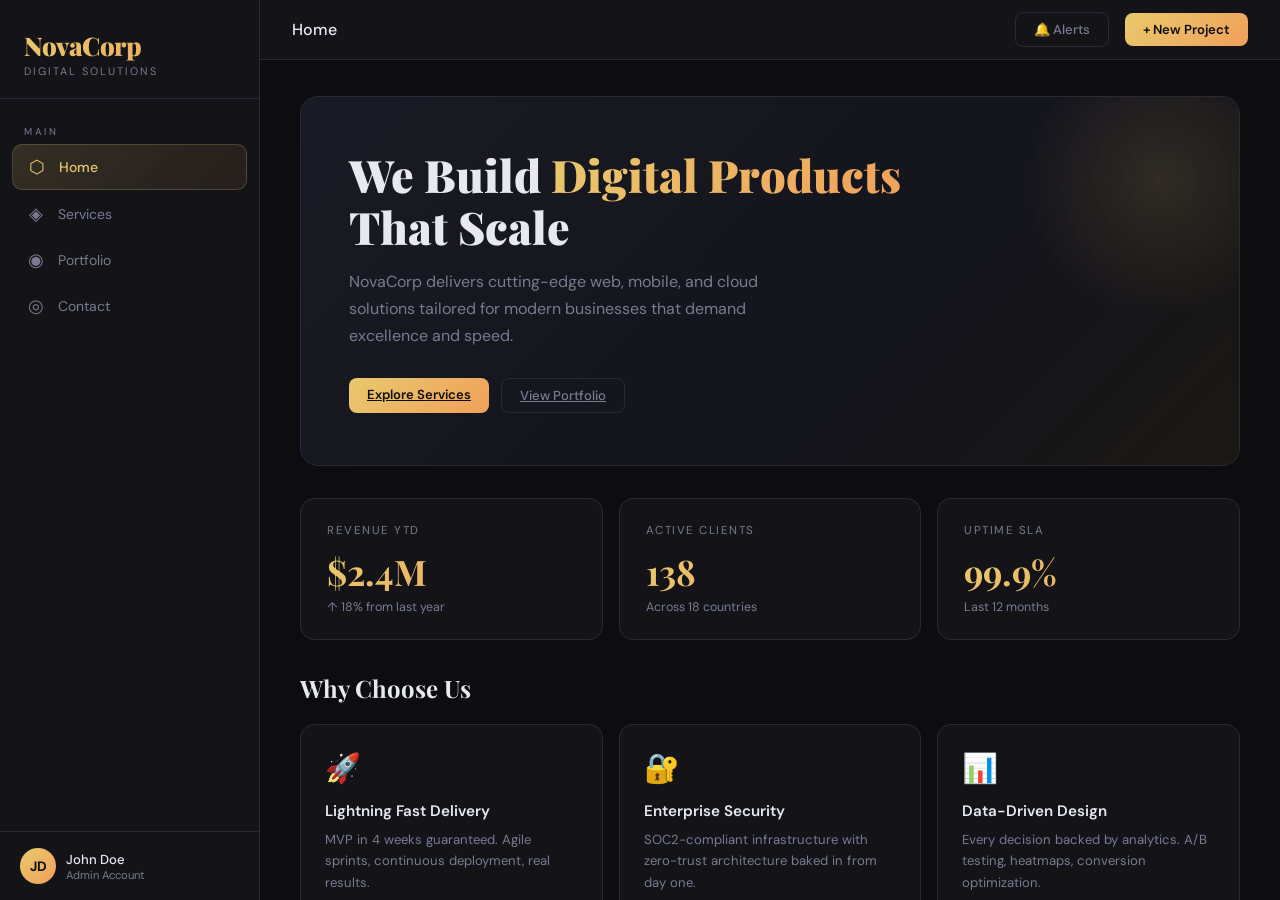
<file: index.html>
<!DOCTYPE html>
<html lang="en">
<head>
  <meta charset="UTF-8"/>
  <meta name="viewport" content="width=device-width, initial-scale=1.0"/>
  <title>NovaCorp — Home</title>
  <link rel="stylesheet" href="css/styles.css"/>
  <link rel="stylesheet" href="css/pages.css"/>
</head>
<body>

  <!-- ═══════════════════════════════════════════
       SIDEBAR  (copy this block to every page —
       only the active class changes per page)
       ═══════════════════════════════════════════ -->
  <aside class="sidebar">
    <div class="sidebar-logo">
      <div class="wordmark">NovaCorp</div>
      <div class="tagline">Digital Solutions</div>
    </div>

    <nav class="sidebar-nav">
      <div class="nav-label">Main</div>
      <a class="nav-item" href="index.html">
        <span class="nav-icon">⬡</span> Home
      </a>
      <a class="nav-item" href="pages/services.html">
        <span class="nav-icon">◈</span> Services
      </a>
      <a class="nav-item" href="pages/portfolio.html">
        <span class="nav-icon">◉</span> Portfolio
      </a>
      <a class="nav-item" href="pages/contact.html">
        <span class="nav-icon">◎</span> Contact
      </a>

    </nav>

    <div class="sidebar-footer">
      <div class="user-card">
        <div class="avatar">JD</div>
        <div class="user-info">
          <div class="name">John Doe</div>
          <div class="role">Admin Account</div>
        </div>
      </div>
    </div>
  </aside>
  <!-- ═══════════════════════════════════════════ -->

  <div class="main">
    <div class="topbar">
      <div class="topbar-title">Home</div>
      <div class="topbar-right">
        <button class="btn btn-ghost">🔔 Alerts</button>
        <button class="btn btn-accent">+ New Project</button>
      </div>
    </div>

    <div class="content">

      <!-- HERO -->
      <div class="hero-banner">
        <h1>We Build <span>Digital Products</span> That Scale</h1>
        <p>NovaCorp delivers cutting-edge web, mobile, and cloud solutions tailored for modern businesses that demand excellence and speed.</p>
        <div class="hero-actions">
          <a href="pages/services.html" class="btn btn-accent">Explore Services</a>
          <a href="pages/portfolio.html" class="btn btn-ghost">View Portfolio</a>
        </div>
      </div>

      <!-- STATS -->
      <div class="stats-row">
        <div class="stat-card">
          <div class="label">Revenue YTD</div>
          <div class="value">$2.4M</div>
          <div class="sub">↑ 18% from last year</div>
        </div>
        <div class="stat-card">
          <div class="label">Active Clients</div>
          <div class="value">138</div>
          <div class="sub">Across 18 countries</div>
        </div>
        <div class="stat-card">
          <div class="label">Uptime SLA</div>
          <div class="value">99.9%</div>
          <div class="sub">Last 12 months</div>
        </div>
      </div>

      <!-- FEATURES -->
      <div class="section-title">Why Choose Us</div>
      <div class="features-grid">
        <div class="feature-card">
          <div class="icon">🚀</div>
          <h3>Lightning Fast Delivery</h3>
          <p>MVP in 4 weeks guaranteed. Agile sprints, continuous deployment, real results.</p>
        </div>
        <div class="feature-card">
          <div class="icon">🔐</div>
          <h3>Enterprise Security</h3>
          <p>SOC2-compliant infrastructure with zero-trust architecture baked in from day one.</p>
        </div>
        <div class="feature-card">
          <div class="icon">📊</div>
          <h3>Data-Driven Design</h3>
          <p>Every decision backed by analytics. A/B testing, heatmaps, conversion optimization.</p>
        </div>
        <div class="feature-card">
          <div class="icon">🤝</div>
          <h3>Dedicated Support</h3>
          <p>24/7 expert support with a dedicated account manager for every client.</p>
        </div>
      </div>

    </div><!-- /content -->
  </div><!-- /main -->

  <script src="js/main.js"></script>
</body>
</html>
</file>
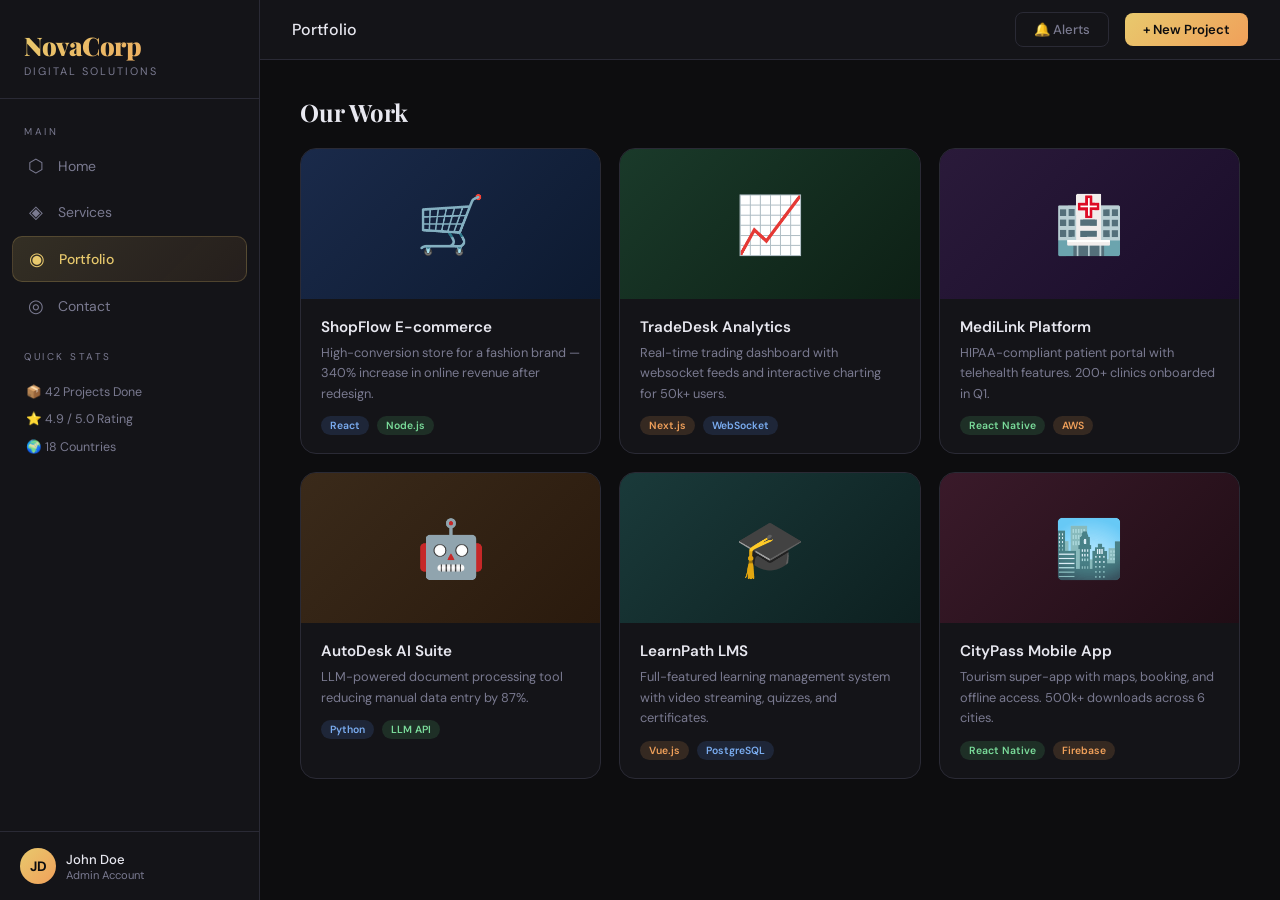
<file: pages/portfolio.html>
<!DOCTYPE html>
<html lang="en">
<head>
  <meta charset="UTF-8"/>
  <meta name="viewport" content="width=device-width, initial-scale=1.0"/>
  <title>NovaCorp — Portfolio</title>
  <link rel="stylesheet" href="../css/styles.css"/>
  <link rel="stylesheet" href="../css/pages.css"/>
</head>
<body>

  <aside class="sidebar">
    <div class="sidebar-logo">
      <div class="wordmark">NovaCorp</div>
      <div class="tagline">Digital Solutions</div>
    </div>

    <nav class="sidebar-nav">
      <div class="nav-label">Main</div>
      <a class="nav-item" href="../index.html">
        <span class="nav-icon">⬡</span> Home
      </a>
      <a class="nav-item" href="services.html">
        <span class="nav-icon">◈</span> Services
      </a>
      <a class="nav-item" href="portfolio.html">
        <span class="nav-icon">◉</span> Portfolio
      </a>
      <a class="nav-item" href="contact.html">
        <span class="nav-icon">◎</span> Contact
      </a>

      <div class="nav-label" style="margin-top:12px">Quick Stats</div>
      <div class="quick-stats">
        <div>📦 42 Projects Done</div>
        <div>⭐ 4.9 / 5.0 Rating</div>
        <div>🌍 18 Countries</div>
      </div>
    </nav>

    <div class="sidebar-footer">
      <div class="user-card">
        <div class="avatar">JD</div>
        <div class="user-info">
          <div class="name">John Doe</div>
          <div class="role">Admin Account</div>
        </div>
      </div>
    </div>
  </aside>

  <div class="main">
    <div class="topbar">
      <div class="topbar-title">Portfolio</div>
      <div class="topbar-right">
        <button class="btn btn-ghost">🔔 Alerts</button>
        <button class="btn btn-accent">+ New Project</button>
      </div>
    </div>

    <div class="content">
      <div class="section-title">Our Work</div>

      <div class="portfolio-grid">
        <div class="portfolio-card">
          <div class="portfolio-thumb" style="background:linear-gradient(135deg,#1a2a4a,#0d1a30)">🛒</div>
          <div class="portfolio-info">
            <h3>ShopFlow E-commerce</h3>
            <p>High-conversion store for a fashion brand — 340% increase in online revenue after redesign.</p>
            <span class="pill pill-blue">React</span>
            <span class="pill pill-green">Node.js</span>
          </div>
        </div>
        <div class="portfolio-card">
          <div class="portfolio-thumb" style="background:linear-gradient(135deg,#1a3a2a,#0d2015)">📈</div>
          <div class="portfolio-info">
            <h3>TradeDesk Analytics</h3>
            <p>Real-time trading dashboard with websocket feeds and interactive charting for 50k+ users.</p>
            <span class="pill pill-orange">Next.js</span>
            <span class="pill pill-blue">WebSocket</span>
          </div>
        </div>
        <div class="portfolio-card">
          <div class="portfolio-thumb" style="background:linear-gradient(135deg,#2a1a3a,#1a0d2a)">🏥</div>
          <div class="portfolio-info">
            <h3>MediLink Platform</h3>
            <p>HIPAA-compliant patient portal with telehealth features. 200+ clinics onboarded in Q1.</p>
            <span class="pill pill-green">React Native</span>
            <span class="pill pill-orange">AWS</span>
          </div>
        </div>
        <div class="portfolio-card">
          <div class="portfolio-thumb" style="background:linear-gradient(135deg,#3a2a1a,#2a1a0d)">🤖</div>
          <div class="portfolio-info">
            <h3>AutoDesk AI Suite</h3>
            <p>LLM-powered document processing tool reducing manual data entry by 87%.</p>
            <span class="pill pill-blue">Python</span>
            <span class="pill pill-green">LLM API</span>
          </div>
        </div>
        <div class="portfolio-card">
          <div class="portfolio-thumb" style="background:linear-gradient(135deg,#1a3a3a,#0d2020)">🎓</div>
          <div class="portfolio-info">
            <h3>LearnPath LMS</h3>
            <p>Full-featured learning management system with video streaming, quizzes, and certificates.</p>
            <span class="pill pill-orange">Vue.js</span>
            <span class="pill pill-blue">PostgreSQL</span>
          </div>
        </div>
        <div class="portfolio-card">
          <div class="portfolio-thumb" style="background:linear-gradient(135deg,#3a1a2a,#200d15)">🏙️</div>
          <div class="portfolio-info">
            <h3>CityPass Mobile App</h3>
            <p>Tourism super-app with maps, booking, and offline access. 500k+ downloads across 6 cities.</p>
            <span class="pill pill-green">React Native</span>
            <span class="pill pill-orange">Firebase</span>
          </div>
        </div>
      </div>
    </div>
  </div>

  <script src="../js/main.js"></script>
</body>
</html>
</file>
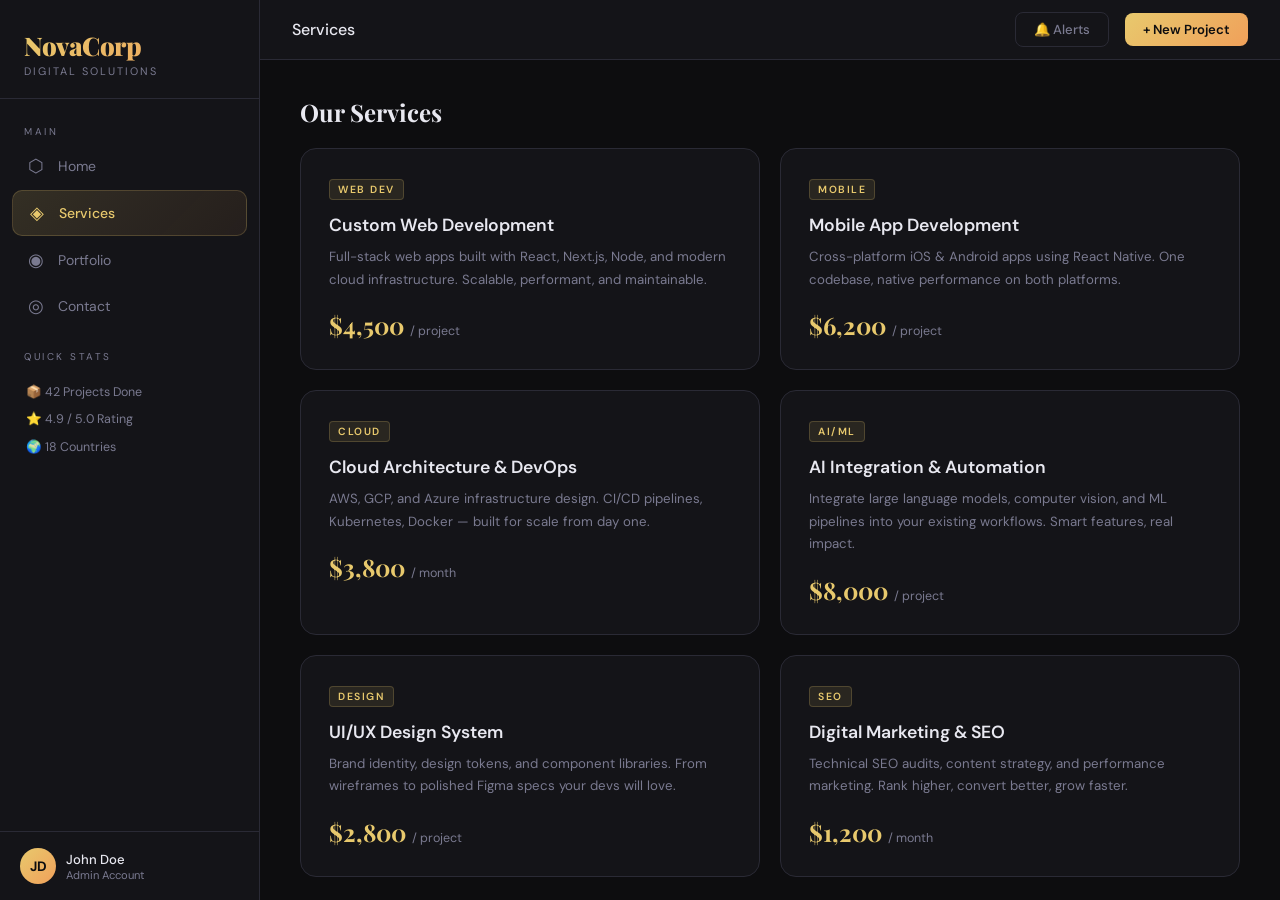
<file: pages/services.html>
<!DOCTYPE html>
<html lang="en">
<head>
  <meta charset="UTF-8"/>
  <meta name="viewport" content="width=device-width, initial-scale=1.0"/>
  <title>NovaCorp — Services</title>
  <!-- Note: one level deeper, so paths go up with ../ -->
  <link rel="stylesheet" href="../css/styles.css"/>
  <link rel="stylesheet" href="../css/pages.css"/>
</head>
<body>

  <aside class="sidebar">
    <div class="sidebar-logo">
      <div class="wordmark">NovaCorp</div>
      <div class="tagline">Digital Solutions</div>
    </div>

    <nav class="sidebar-nav">
      <div class="nav-label">Main</div>
      <a class="nav-item" href="../index.html">
        <span class="nav-icon">⬡</span> Home
      </a>
      <a class="nav-item" href="services.html">
        <span class="nav-icon">◈</span> Services
      </a>
      <a class="nav-item" href="portfolio.html">
        <span class="nav-icon">◉</span> Portfolio
      </a>
      <a class="nav-item" href="contact.html">
        <span class="nav-icon">◎</span> Contact
      </a>

      <div class="nav-label" style="margin-top:12px">Quick Stats</div>
      <div class="quick-stats">
        <div>📦 42 Projects Done</div>
        <div>⭐ 4.9 / 5.0 Rating</div>
        <div>🌍 18 Countries</div>
      </div>
    </nav>

    <div class="sidebar-footer">
      <div class="user-card">
        <div class="avatar">JD</div>
        <div class="user-info">
          <div class="name">John Doe</div>
          <div class="role">Admin Account</div>
        </div>
      </div>
    </div>
  </aside>

  <div class="main">
    <div class="topbar">
      <div class="topbar-title">Services</div>
      <div class="topbar-right">
        <button class="btn btn-ghost">🔔 Alerts</button>
        <button class="btn btn-accent">+ New Project</button>
      </div>
    </div>

    <div class="content">
      <div class="section-title">Our Services</div>

      <div class="services-grid">
        <div class="service-card">
          <div class="service-tag">Web Dev</div>
          <h3>Custom Web Development</h3>
          <p>Full-stack web apps built with React, Next.js, Node, and modern cloud infrastructure. Scalable, performant, and maintainable.</p>
          <div class="price-tag">$4,500 <span>/ project</span></div>
        </div>
        <div class="service-card">
          <div class="service-tag">Mobile</div>
          <h3>Mobile App Development</h3>
          <p>Cross-platform iOS &amp; Android apps using React Native. One codebase, native performance on both platforms.</p>
          <div class="price-tag">$6,200 <span>/ project</span></div>
        </div>
        <div class="service-card">
          <div class="service-tag">Cloud</div>
          <h3>Cloud Architecture &amp; DevOps</h3>
          <p>AWS, GCP, and Azure infrastructure design. CI/CD pipelines, Kubernetes, Docker — built for scale from day one.</p>
          <div class="price-tag">$3,800 <span>/ month</span></div>
        </div>
        <div class="service-card">
          <div class="service-tag">AI/ML</div>
          <h3>AI Integration &amp; Automation</h3>
          <p>Integrate large language models, computer vision, and ML pipelines into your existing workflows. Smart features, real impact.</p>
          <div class="price-tag">$8,000 <span>/ project</span></div>
        </div>
        <div class="service-card">
          <div class="service-tag">Design</div>
          <h3>UI/UX Design System</h3>
          <p>Brand identity, design tokens, and component libraries. From wireframes to polished Figma specs your devs will love.</p>
          <div class="price-tag">$2,800 <span>/ project</span></div>
        </div>
        <div class="service-card">
          <div class="service-tag">SEO</div>
          <h3>Digital Marketing &amp; SEO</h3>
          <p>Technical SEO audits, content strategy, and performance marketing. Rank higher, convert better, grow faster.</p>
          <div class="price-tag">$1,200 <span>/ month</span></div>
        </div>
      </div>
    </div>
  </div>

  <script src="../js/main.js"></script>
</body>
</html>
</file>
<file: css/styles.css>
/* ============================================================
   NovaCorp — styles.css  (shared across all pages)
   ============================================================ */

@import url('https://fonts.googleapis.com/css2?family=Playfair+Display:wght@700;900&family=DM+Sans:wght@300;400;500;600&display=swap');

*, *::before, *::after { box-sizing: border-box; margin: 0; padding: 0; }

:root {
  --bg:       #0d0d0f;
  --surface:  #141418;
  --surface2: #1c1c22;
  --border:   #2a2a35;
  --accent:   #e8c96d;
  --accent2:  #f0a05a;
  --text:     #e8e8f0;
  --muted:    #7a7a90;
  --sidebar-w: 260px;
}

body {
  font-family: 'DM Sans', sans-serif;
  background: var(--bg);
  color: var(--text);
  display: flex;
  height: 100vh;
  overflow: hidden;
}

/* ── SIDEBAR ────────────────────────────────── */
.sidebar {
  width: var(--sidebar-w);
  background: var(--surface);
  border-right: 1px solid var(--border);
  display: flex;
  flex-direction: column;
  flex-shrink: 0;
  z-index: 10;
}

.sidebar-logo {
  padding: 28px 24px 20px;
  border-bottom: 1px solid var(--border);
}

.sidebar-logo .wordmark {
  font-family: 'Playfair Display', serif;
  font-size: 1.6rem;
  font-weight: 900;
  background: linear-gradient(135deg, var(--accent), var(--accent2));
  -webkit-background-clip: text;
  -webkit-text-fill-color: transparent;
  background-clip: text;
  letter-spacing: -0.5px;
}

.sidebar-logo .tagline {
  font-size: 0.68rem;
  color: var(--muted);
  letter-spacing: 2px;
  text-transform: uppercase;
  margin-top: 2px;
}

.sidebar-nav {
  flex: 1;
  padding: 16px 12px;
  overflow-y: auto;
}

.nav-label {
  font-size: 0.62rem;
  letter-spacing: 2.5px;
  text-transform: uppercase;
  color: var(--muted);
  padding: 10px 12px 6px;
}

.nav-item {
  display: flex;
  align-items: center;
  gap: 12px;
  padding: 11px 14px;
  border-radius: 10px;
  cursor: pointer;
  font-size: 0.875rem;
  font-weight: 400;
  color: var(--muted);
  text-decoration: none;
  transition: background 0.2s, color 0.2s;
  margin-bottom: 2px;
}

.nav-item:hover { background: var(--surface2); color: var(--text); }

.nav-item.active {
  background: linear-gradient(135deg, rgba(232,201,109,0.15), rgba(240,160,90,0.08));
  color: var(--accent);
  font-weight: 500;
  border: 1px solid rgba(232,201,109,0.2);
}

.nav-icon { font-size: 1.1rem; width: 20px; text-align: center; }

.quick-stats {
  padding: 10px 14px;
  font-size: 0.78rem;
  color: var(--muted);
  line-height: 2.2;
}

.sidebar-footer {
  padding: 16px 20px;
  border-top: 1px solid var(--border);
}

.user-card { display: flex; align-items: center; gap: 10px; }

.avatar {
  width: 36px; height: 36px;
  border-radius: 50%;
  background: linear-gradient(135deg, var(--accent), var(--accent2));
  display: flex; align-items: center; justify-content: center;
  font-weight: 700; font-size: 0.85rem; color: #0d0d0f;
  flex-shrink: 0;
}

.user-info .name { font-size: 0.82rem; font-weight: 500; }
.user-info .role { font-size: 0.7rem;  color: var(--muted); }

/* ── MAIN LAYOUT ─────────────────────────────── */
.main { flex: 1; display: flex; flex-direction: column; overflow: hidden; }

.topbar {
  height: 60px;
  background: var(--surface);
  border-bottom: 1px solid var(--border);
  display: flex;
  align-items: center;
  justify-content: space-between;
  padding: 0 32px;
  flex-shrink: 0;
}

.topbar-title { font-size: 1rem; font-weight: 500; }
.topbar-right  { display: flex; align-items: center; gap: 16px; }

.content { flex: 1; overflow-y: auto; padding: 36px 40px; }

/* ── BUTTONS ─────────────────────────────────── */
.btn {
  padding: 8px 18px;
  border-radius: 8px;
  font-family: 'DM Sans', sans-serif;
  font-size: 0.82rem;
  font-weight: 500;
  cursor: pointer;
  border: none;
  transition: all 0.2s;
}

.btn-ghost {
  background: transparent;
  color: var(--muted);
  border: 1px solid var(--border);
}
.btn-ghost:hover { color: var(--text); border-color: var(--text); }

.btn-accent {
  background: linear-gradient(135deg, var(--accent), var(--accent2));
  color: #0d0d0f;
  font-weight: 600;
}
.btn-accent:hover { opacity: 0.88; transform: translateY(-1px); }

/* ── SHARED TYPOGRAPHY ───────────────────────── */
.section-title {
  font-family: 'Playfair Display', serif;
  font-size: 1.5rem;
  font-weight: 700;
  margin-bottom: 20px;
}

.pill {
  display: inline-block;
  font-size: 0.65rem;
  font-weight: 600;
  padding: 3px 9px;
  border-radius: 20px;
  margin-top: 12px;
  margin-right: 4px;
}
.pill-blue   { background: rgba(90,140,240,0.15); color: #7aacf0; }
.pill-green  { background: rgba(90,200,120,0.15); color: #7adb9a; }
.pill-orange { background: rgba(240,160,90,0.15);  color: var(--accent2); }

/* ── PAGE ENTRY ANIMATION ────────────────────── */
.content { animation: fadeIn 0.35s ease; }
@keyframes fadeIn {
  from { opacity: 0; transform: translateY(10px); }
  to   { opacity: 1; transform: translateY(0); }
}
</file>
<file: css/pages.css>
/* ============================================================
   NovaCorp — pages.css  (styles specific to each page)
   ============================================================ */

/* ── HOME ────────────────────────────────────── */
.hero-banner {
  background: linear-gradient(135deg, #1a1a24 0%, #14141c 60%, rgba(232,201,109,0.06) 100%);
  border: 1px solid var(--border);
  border-radius: 18px;
  padding: 52px 48px;
  position: relative;
  overflow: hidden;
  margin-bottom: 32px;
}

.hero-banner::before {
  content: '';
  position: absolute;
  top: -60px; right: -60px;
  width: 280px; height: 280px;
  background: radial-gradient(circle, rgba(232,201,109,0.12) 0%, transparent 70%);
  border-radius: 50%;
}

.hero-banner h1 {
  font-family: 'Playfair Display', serif;
  font-size: 2.8rem;
  font-weight: 900;
  line-height: 1.15;
  max-width: 560px;
  margin-bottom: 16px;
}

.hero-banner h1 span {
  background: linear-gradient(135deg, var(--accent), var(--accent2));
  -webkit-background-clip: text;
  -webkit-text-fill-color: transparent;
  background-clip: text;
}

.hero-banner p {
  color: var(--muted);
  font-size: 1rem;
  max-width: 460px;
  line-height: 1.7;
  margin-bottom: 28px;
}

.hero-actions { display: flex; gap: 12px; flex-wrap: wrap; }

.stats-row {
  display: grid;
  grid-template-columns: repeat(3, 1fr);
  gap: 16px;
  margin-bottom: 32px;
}

.stat-card {
  background: var(--surface);
  border: 1px solid var(--border);
  border-radius: 14px;
  padding: 24px 26px;
  transition: border-color 0.2s, transform 0.2s;
}
.stat-card:hover { border-color: rgba(232,201,109,0.35); transform: translateY(-2px); }

.stat-card .label {
  font-size: 0.72rem;
  letter-spacing: 1.5px;
  text-transform: uppercase;
  color: var(--muted);
  margin-bottom: 10px;
}

.stat-card .value {
  font-family: 'Playfair Display', serif;
  font-size: 2.2rem;
  font-weight: 700;
  background: linear-gradient(135deg, var(--accent), var(--accent2));
  -webkit-background-clip: text;
  -webkit-text-fill-color: transparent;
  background-clip: text;
}

.stat-card .sub { font-size: 0.78rem; color: var(--muted); margin-top: 4px; }

.features-grid {
  display: grid;
  grid-template-columns: repeat(auto-fill, minmax(230px, 1fr));
  gap: 16px;
}

.feature-card {
  background: var(--surface);
  border: 1px solid var(--border);
  border-radius: 14px;
  padding: 24px;
  transition: all 0.25s;
}
.feature-card:hover { border-color: rgba(232,201,109,0.3); background: var(--surface2); transform: translateY(-3px); }
.feature-card .icon { font-size: 1.8rem; margin-bottom: 14px; }
.feature-card h3    { font-size: 0.95rem; font-weight: 600; margin-bottom: 8px; }
.feature-card p     { font-size: 0.82rem; color: var(--muted); line-height: 1.65; }

/* ── SERVICES ────────────────────────────────── */
.services-grid {
  display: grid;
  grid-template-columns: 1fr 1fr;
  gap: 20px;
}

.service-card {
  background: var(--surface);
  border: 1px solid var(--border);
  border-radius: 16px;
  padding: 28px;
  transition: all 0.25s;
}
.service-card:hover { border-color: rgba(232,201,109,0.3); transform: translateY(-3px); }

.service-tag {
  display: inline-block;
  font-size: 0.65rem;
  font-weight: 600;
  letter-spacing: 1.5px;
  text-transform: uppercase;
  color: var(--accent);
  background: rgba(232,201,109,0.1);
  border: 1px solid rgba(232,201,109,0.2);
  border-radius: 4px;
  padding: 3px 8px;
  margin-bottom: 14px;
}

.service-card h3 { font-size: 1.1rem; font-weight: 600; margin-bottom: 10px; }
.service-card p  { font-size: 0.83rem; color: var(--muted); line-height: 1.7; margin-bottom: 18px; }

.price-tag {
  font-family: 'Playfair Display', serif;
  font-size: 1.5rem;
  font-weight: 700;
  color: var(--accent);
}
.price-tag span { font-family: 'DM Sans', sans-serif; font-size: 0.78rem; color: var(--muted); font-weight: 400; }

/* ── PORTFOLIO ───────────────────────────────── */
.portfolio-grid {
  display: grid;
  grid-template-columns: repeat(auto-fill, minmax(260px, 1fr));
  gap: 18px;
}

.portfolio-card {
  background: var(--surface);
  border: 1px solid var(--border);
  border-radius: 16px;
  overflow: hidden;
  transition: all 0.25s;
}
.portfolio-card:hover { transform: translateY(-4px); border-color: rgba(232,201,109,0.3); }

.portfolio-thumb {
  height: 150px;
  display: flex;
  align-items: center;
  justify-content: center;
  font-size: 3.5rem;
}

.portfolio-info { padding: 18px 20px; }
.portfolio-info h3 { font-size: 0.95rem; font-weight: 600; margin-bottom: 6px; }
.portfolio-info p  { font-size: 0.8rem; color: var(--muted); line-height: 1.6; }

/* ── CONTACT ─────────────────────────────────── */
.contact-layout {
  display: grid;
  grid-template-columns: 1fr 1fr;
  gap: 32px;
  align-items: start;
}

.contact-info h2 {
  font-family: 'Playfair Display', serif;
  font-size: 1.8rem;
  margin-bottom: 14px;
}
.contact-info > p { color: var(--muted); line-height: 1.75; font-size: 0.9rem; margin-bottom: 28px; }

.contact-detail {
  display: flex;
  align-items: flex-start;
  gap: 12px;
  margin-bottom: 16px;
  font-size: 0.88rem;
  line-height: 1.6;
}

.contact-detail .icon {
  width: 38px; height: 38px;
  background: var(--surface2);
  border: 1px solid var(--border);
  border-radius: 10px;
  display: flex; align-items: center; justify-content: center;
  font-size: 1rem;
  flex-shrink: 0;
}

.contact-form {
  background: var(--surface);
  border: 1px solid var(--border);
  border-radius: 16px;
  padding: 32px;
}

.form-group { margin-bottom: 18px; }
.form-group label {
  display: block;
  font-size: 0.78rem;
  font-weight: 500;
  color: var(--muted);
  margin-bottom: 7px;
  letter-spacing: 0.5px;
}

.form-group input,
.form-group textarea,
.form-group select {
  width: 100%;
  background: var(--surface2);
  border: 1px solid var(--border);
  border-radius: 9px;
  padding: 11px 14px;
  color: var(--text);
  font-family: 'DM Sans', sans-serif;
  font-size: 0.88rem;
  outline: none;
  transition: border-color 0.2s;
}
.form-group input:focus,
.form-group textarea:focus,
.form-group select:focus { border-color: var(--accent); }
.form-group textarea { resize: vertical; min-height: 100px; }
.form-group select option { background: var(--surface2); }

.form-row { display: grid; grid-template-columns: 1fr 1fr; gap: 14px; }

.btn-submit {
  width: 100%;
  padding: 13px;
  font-size: 0.92rem;
}
</file>
